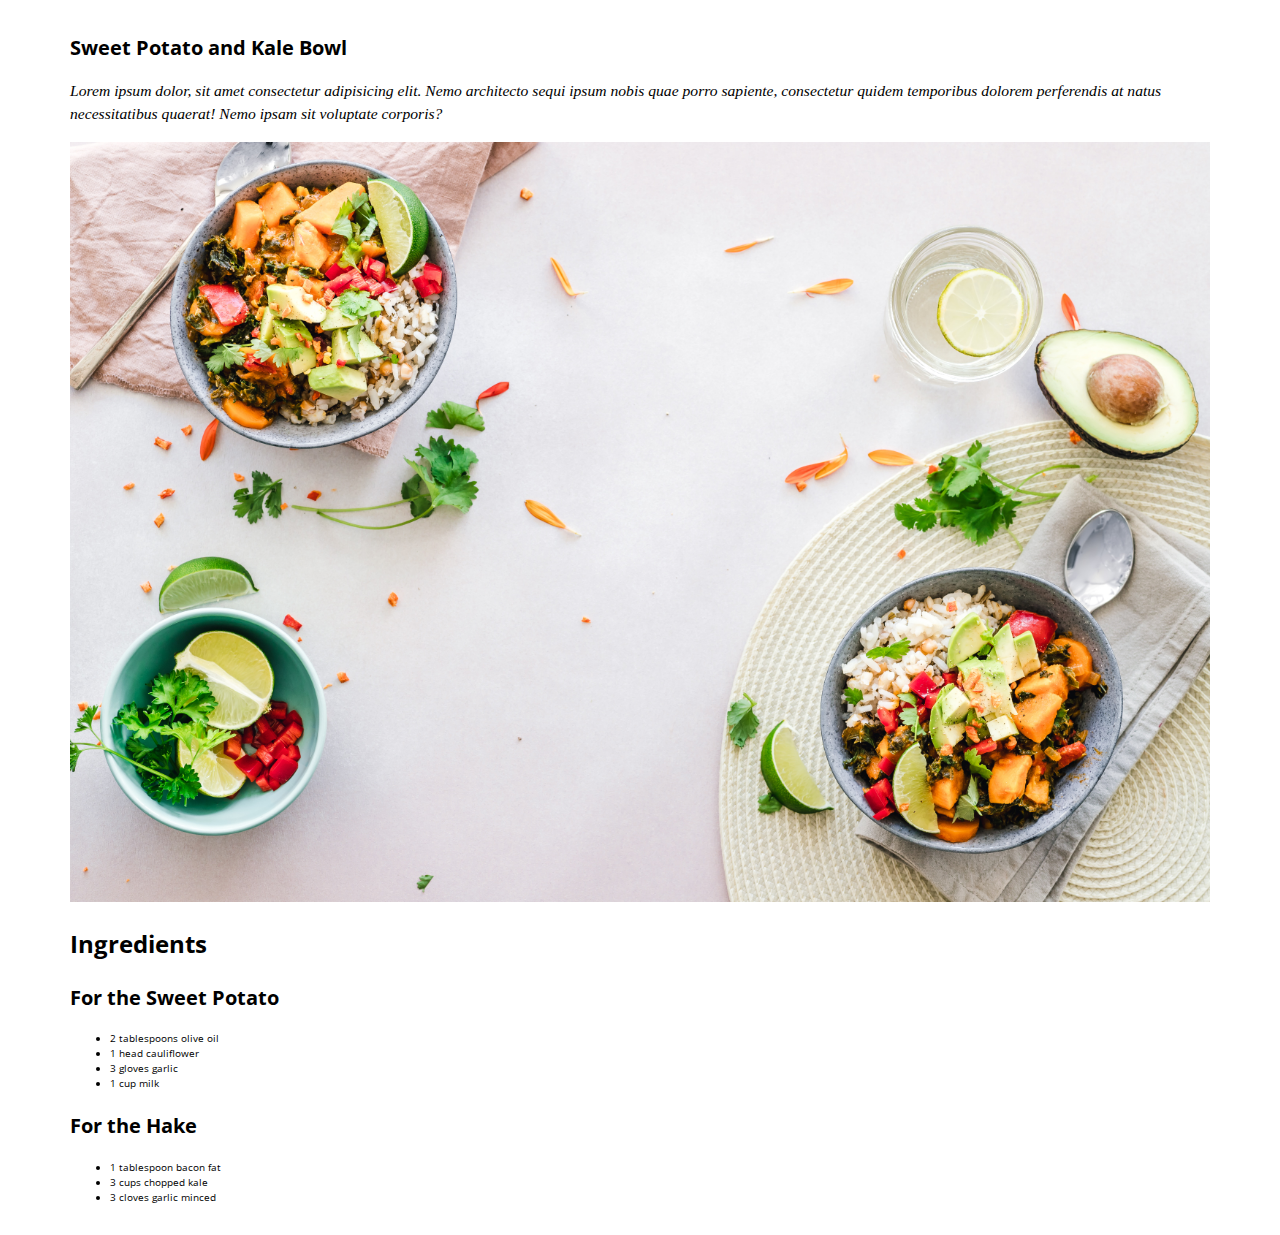
<file: Blog Page/index.html>
<!DOCTYPE html>
<html lang="en">
<head>
    <meta charset="UTF-8">
    <meta name="viewport" content="width=device-width, initial-scale=1.0">
    <link rel="preconnect" href="https://fonts.googleapis.com">
    <link rel="preconnect" href="https://fonts.gstatic.com" crossorigin>
    <link href="https://fonts.googleapis.com/css2?family=Open+Sans:wght@800&family=Playfair+Display:ital,wght@0,400;0,600;1,500&family=Poppins&display=swap" rel="stylesheet">    
    <link rel="stylesheet" href="style.css">
    <link rel="stylesheet" href="normalize.css">
    <title>Document</title>
</head>
<body>
    <div class="receita">
    <header>
        <h1 class="recipe">Sweet Potato and Kale Bowl</h1>
        <p class="recipe">Lorem ipsum dolor, sit amet consectetur adipisicing elit. Nemo architecto sequi ipsum nobis quae porro sapiente, consectetur quidem temporibus dolorem perferendis at natus necessitatibus quaerat! Nemo ipsam sit voluptate corporis?</p>
        <img src="comida.jpg" alt="teste" class="recipe foto">
    </header>

    <h2 class="ingredientes">Ingredients</h2>
    <div class="passos">
        <h3>For the Sweet Potato</h3>
            <ul>
                <li>2 tablespoons olive oil</li>
                <li>1 head cauliflower</li>
                <li>3 gloves garlic</li>
                <li>1 cup milk</li>
            </ul>
        <h3>For the Hake</h3>
            <ul>  
                <li>1 tablespoon bacon fat</li>
                <li>3 cups chopped kale</li>
                <li>3 cloves garlic minced</li>
            </ul>
    </div>
    </div>
</body>
</html>
</file>
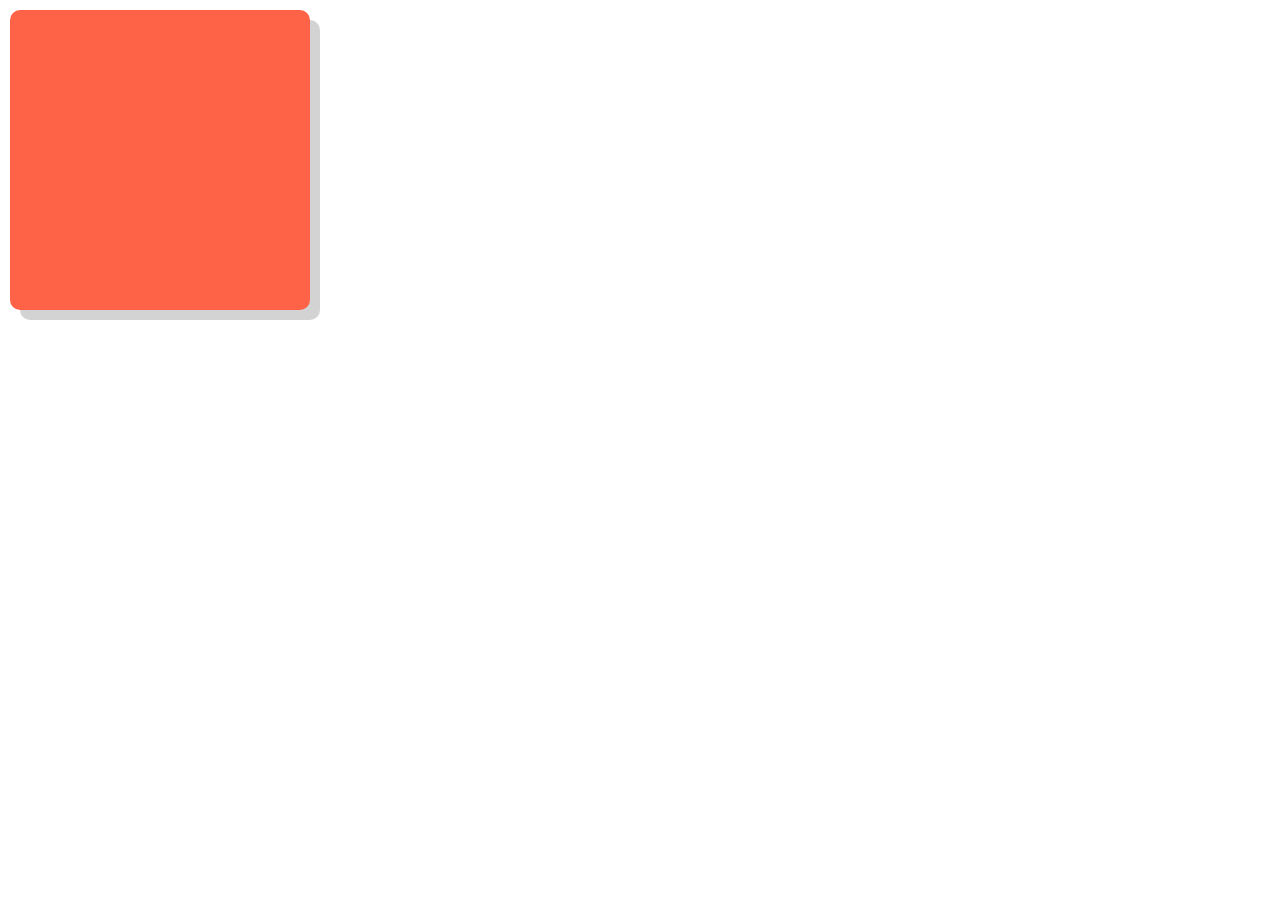
<file: Box/index.html>
<!DOCTYPE html>
<html lang="en">
<head>
    <meta charset="UTF-8">
    <meta name="viewport" content="width=device-width, initial-scale=1.0">
    <link rel="stylesheet" href="style.css">
    <title>Document</title>
</head>
<body>
    <div>
        <div id="box"></div>
    </div>
</body>
</html>
</file>
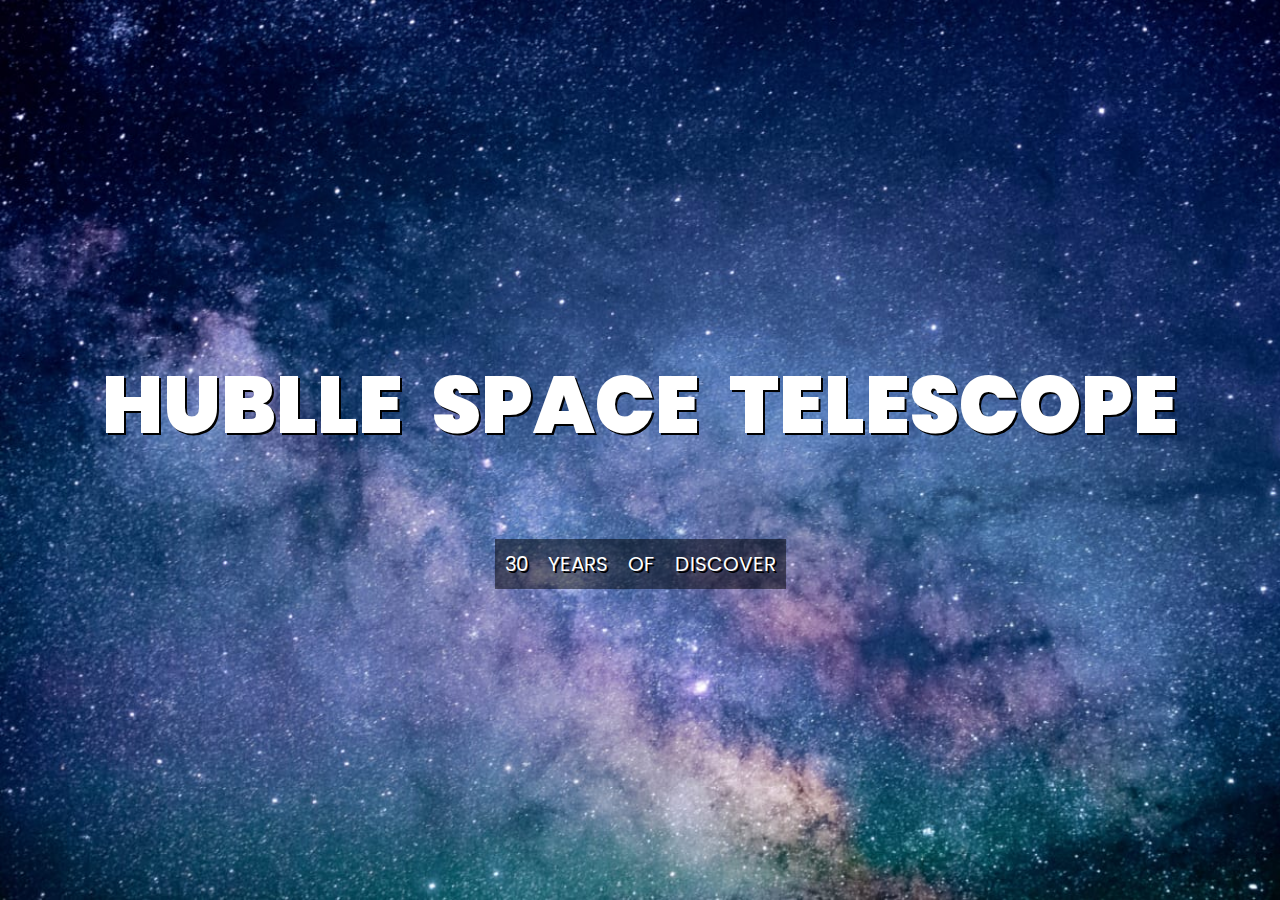
<file: Hubble/index.html>
<!doctype html>
<html lang="en">

<head>
  <meta charset="UTF-8" />
  <meta name="viewport" content="width=device-width, initial-scale=1.0" />
  <link rel="preconnect" href="https://fonts.gstatic.com" />
  <link href="https://fonts.googleapis.com/css2?family=Poppins:wght@300;900&display=swap" rel="stylesheet" />
  <link rel="stylesheet" href="style.css" />
  <link rel="stylesheet" href="normalize.css" />
  <title>Document</title>
</head>

<body>
  <div class="space">
    <h1>Hublle Space Telescope</h1>
    <p class="tagline">30 Years of Discover</p>
  </div>
</body>

</html>
</file>
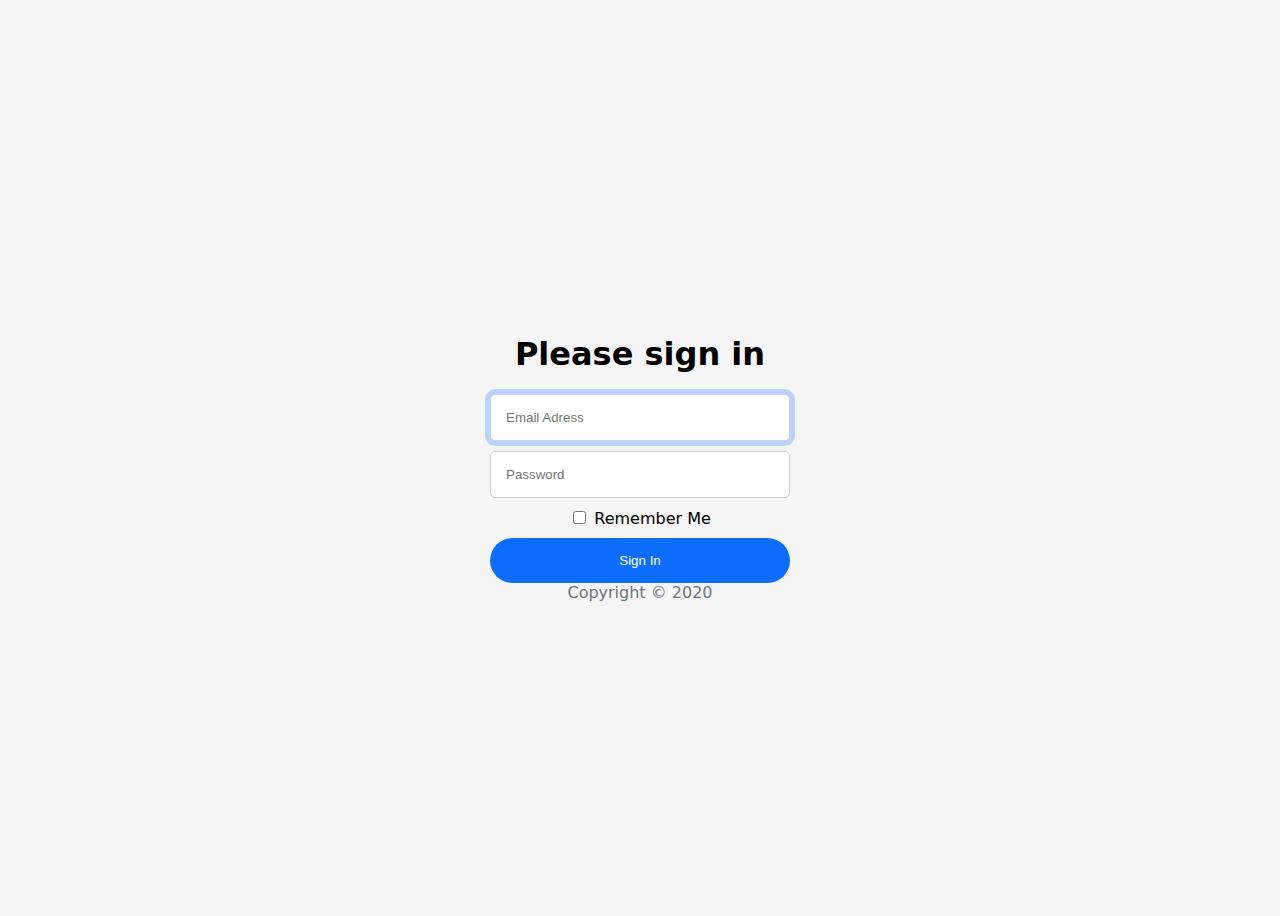
<file: Login/index.html>
<!DOCTYPE html>
<html lang="en">

<head>
    <meta charset="UTF-8">
    <meta name="viewport" content="width=device-width, initial-scale=1.0">
    <link rel="stylesheet" href="css/style.css">
    <title>Login</title>
</head>

<body>
    <form class="login" action="" method="post">
        <h1>Please sign in</h1>
        <div class="formulario">
            <input type="email" placeholder="Email Adress" autofocus>
        </div>
        <div class="formulario">
            <input type="password" placeholder="Password">
        </div>
        <div class="formulario">
            <input type="checkbox" id="remember" class="check">
            <label for="remember">Remember Me</label>
        </div>
        <button class="btn">Sign In</button>
        <footer>Copyright &copy 2020</footer>
    </form>
</body>

</html>
</file>
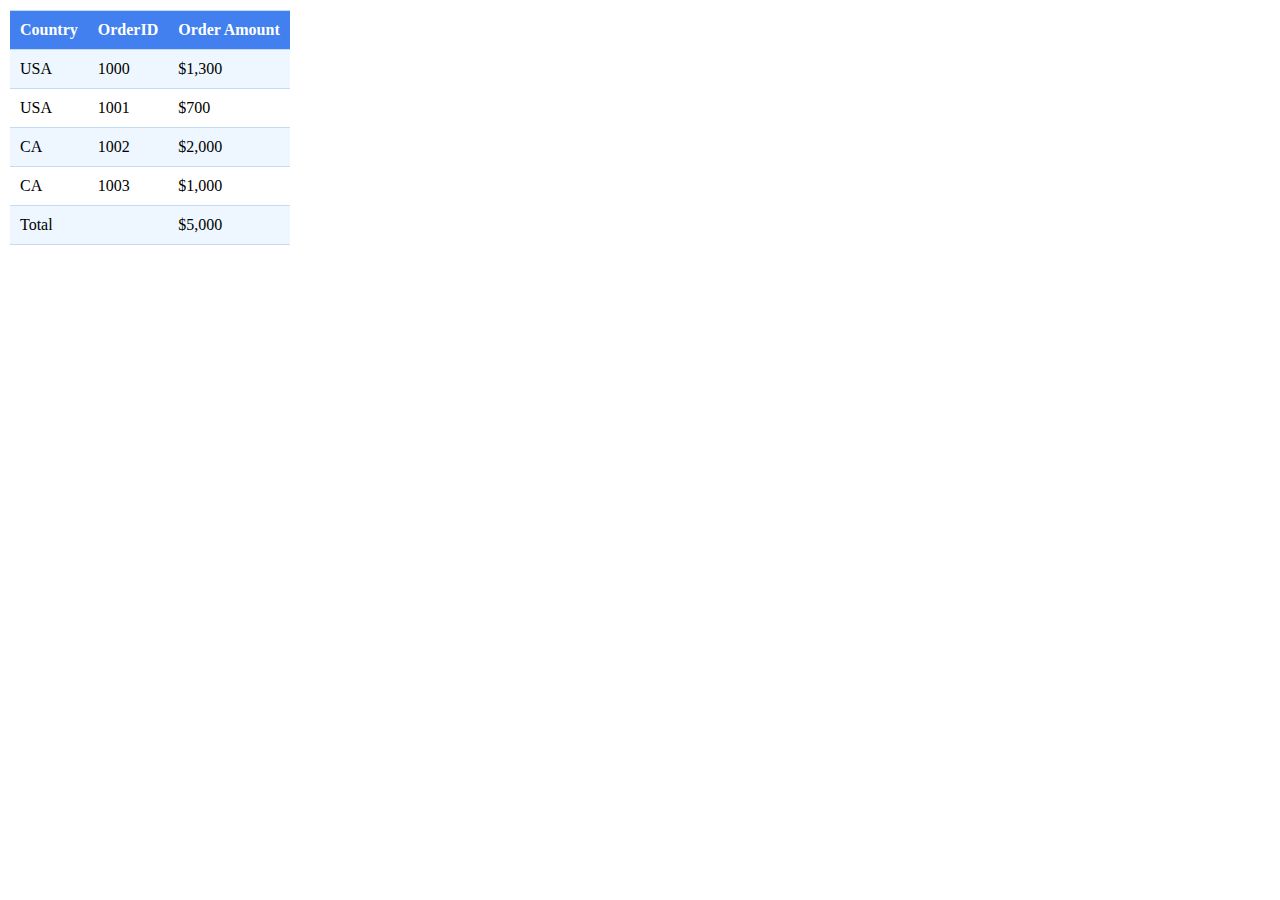
<file: Table/index.html>
<!DOCTYPE html>
<html lang="en">
<head>
    <meta charset="UTF-8">
    <meta name="viewport" content="width=device-width, initial-scale=1.0">
    <link rel="stylesheet" href="style.css">
    <title>Tabelas</title>
</head>
<body>
    <table>
   <THead>
        <tr>
            <th>Country</th>
            <th>OrderID</th>
            <th>Order Amount</th>   
        </tr>
   </THead>
   <TBody>
    <tr>
        <td>USA</td>
        <td>1000</td>
        <td>$1,300</td>
    </tr>
    <tr>
        <td>USA</td>
        <td>1001</td>
        <td>$700</td>

    </tr>
    <tr>
        <td>CA</td>
        <td>1002</td>
        <td>$2,000</td>
    </tr>
    <tr>
        <td>CA</td>
        <td>1003</td>
        <td>$1,000</td>
    </tr>
   </TBody>

   <tfoot>
    <tr>
        <td colspan="2">Total</td>
        <td >$5,000</td>
    </tr>
   </tfoot>
    </table>
</body>
</html>
</file>
<file: Blog Page/style.css>
html {
    font-size: 62.5%;
}

body {
    font-family: 'Open Sans', 'PlayFair', 'Poppins', 'Courier New', Courier, monospace ;
    padding: 2rem;
    line-height: 1.5;
}

h1, h2, h3 {
    font-family: 'Open Sans'; 
    text-align: left;
}

h1 { 
     font-size: 3.052rem;
}

h2 {
    font-size: 2.441rem;
}

h3{
    font-size: 1.953rem;
}

img {
    width: 100%;
}

p.recipe {
    font-family: 'Playfair';
    font-style: italic;
    font-size: 1.563rem;

}

ol {
    font-family: 'Playfair';
    font-weight: 400;  
}

.receita {
    max-width: 1140px;
    margin: 0 auto;
}
</file>
<file: Box/style.css>
body {
    margin: 10px;
  }
  
#box {
    background: tomato;
    width: 300px;
    height: 300px;
    box-shadow: 10px 10px lightgray;
    border-radius: 10px;
  }
</file>
<file: Hubble/style.css>
html {
  font-size: 62.5%;
}

body {
  font-family: Poppins, Arial, Helvetica, sans-serif;
}


.space {
  align-items: center;
  background: url(space_/space_idzjq0_c_scale\,w_200.jpg) no-repeat;
  background-size: cover;
  color: #fff;
  display: flex;
  flex-direction: column;
  height: 100vh;
  justify-content: center;
}

.space,
h1 {
  font-weight: 900;
  font-size: 1.5rem;
  text-transform: uppercase;
  line-height: 1.5;
  word-spacing: 1.5rem;
  text-shadow: 2px 2px 0 #000;
  text-align: center;
}



.tagline {
  background-color: rgba(0, 0, 0, 0.5);
  font-weight: 400;
  padding: 1rem;
  font-size: 2rem;
  line-height: 1.5;
}

@media screen and (min-width:320px) {

  .space {
    background-size: cover;
  }

}

@media screen and (min-width:853px) {

  .space {
    background: url(space_/space_idzjq0_c_scale\,w_888.jpg) no-repeat;
    background-size: cover;
  }

  .space,
  h1 {
    font-size: 4rem;
  }

}

@media screen and (min-width:1228px) {

  .space {
    background: url(space_/space_idzjq0_c_scale\,w_1260.jpg) no-repeat;
    background-size: cover;
  }

  h1 {
    font-size: 6rem;
  }


}

@media screen and (min-width:1440px) {

  .space {
    background: url(space_/space_idzjq0_c_scale\,w_1400.jpg) no-repeat;
    background-size: cover;
  }

  h1 {
    font-size: 8rem;
  }

}
</file>
<file: Login/css/style.css>
html {
    font-size: 62.5%;
}

body {
    font-family: system-ui, -apple-system, BlinkMacSystemFont, 'Segoe UI', Roboto, Oxygen, Ubuntu, Cantarell, 'Open Sans', 'Helvetica Neue', sans-serif;
    background: #f5f5f5;
    height: 100vh;
    display: flex;
    justify-content: center;
    font-size: 1.6rem;
    align-items: center;
}

.login {
    max-width: 300px;
    text-align: center;
    width: 100%;
}


input[type="email"],
input[type="password"] {
    border-radius: 3px;
    outline: 0;
    border: 1px solid #ced4da;
    transition: border .15s, box-shadow .15s;
}


input:focus {
    border-color: 1px solid #86b7fe;
    box-shadow: 0 0 0 5px #b9d3fa;
}


input[type="email"],
input[type="password"],
.btn {
    border-radius: 5px;
    box-sizing: border-box;
    padding: 1.5rem;
    width: 100%;
}



.btn {
    background: #0d6efd;
    border: 0;
    border-radius: 30px;
    color: white;
    outline: 0;
    cursor: pointer;
}

footer {
    color: #6c757d;

}

.formulario {
    margin: 1rem 0;
}
</file>
<file: Table/style.css>
body {
    margin: 10px;
  }
  
  table, td, th {
    border: 1px solid #c4dcf3;
    border-left: 0;
    border-right: 0;
    border-collapse: collapse;
  }
  
  td, th {
    padding: 10px;
  }
  
  th {
    background-color: #427fef;
    color: white;
  }
  
  tr:nth-child(odd) {
    background-color: #eef7ff;
  }
  
  tfoot {
    text-align: left;
    background-color: #427fef;
  }
</file>
